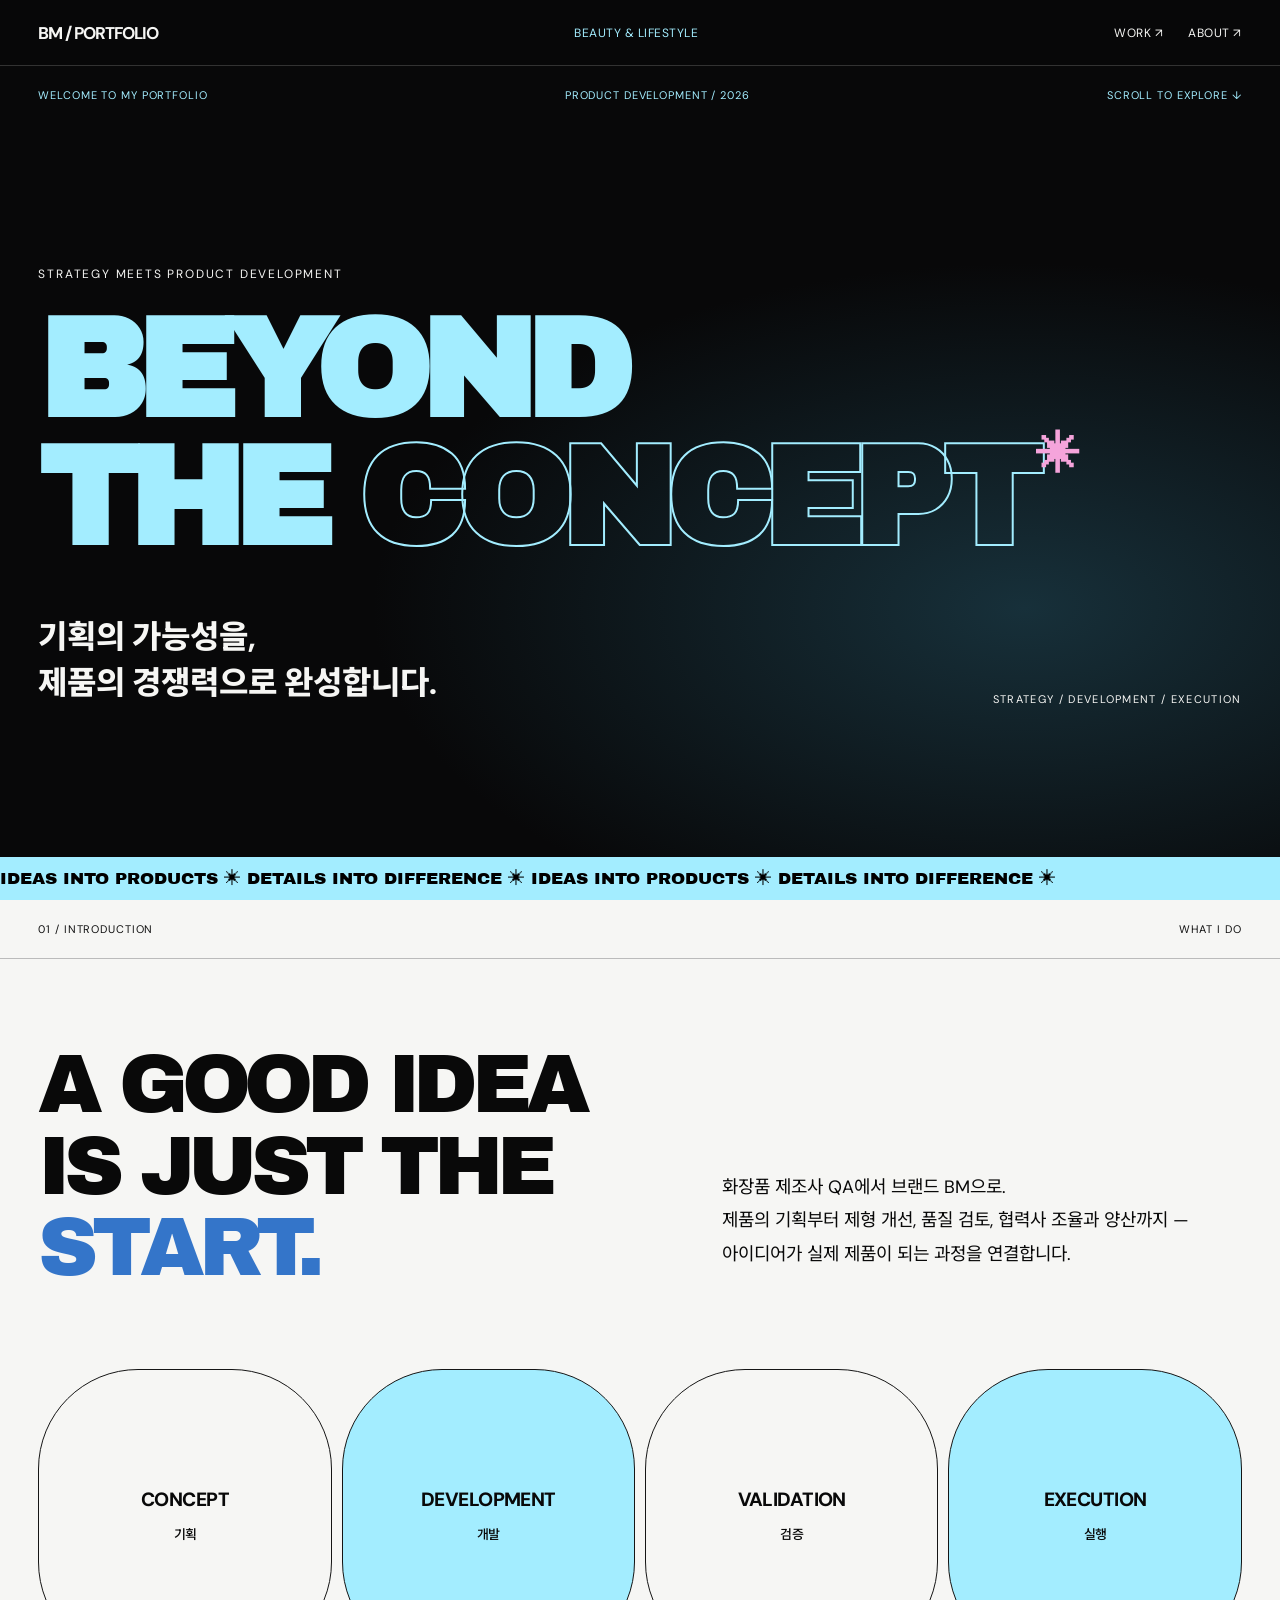
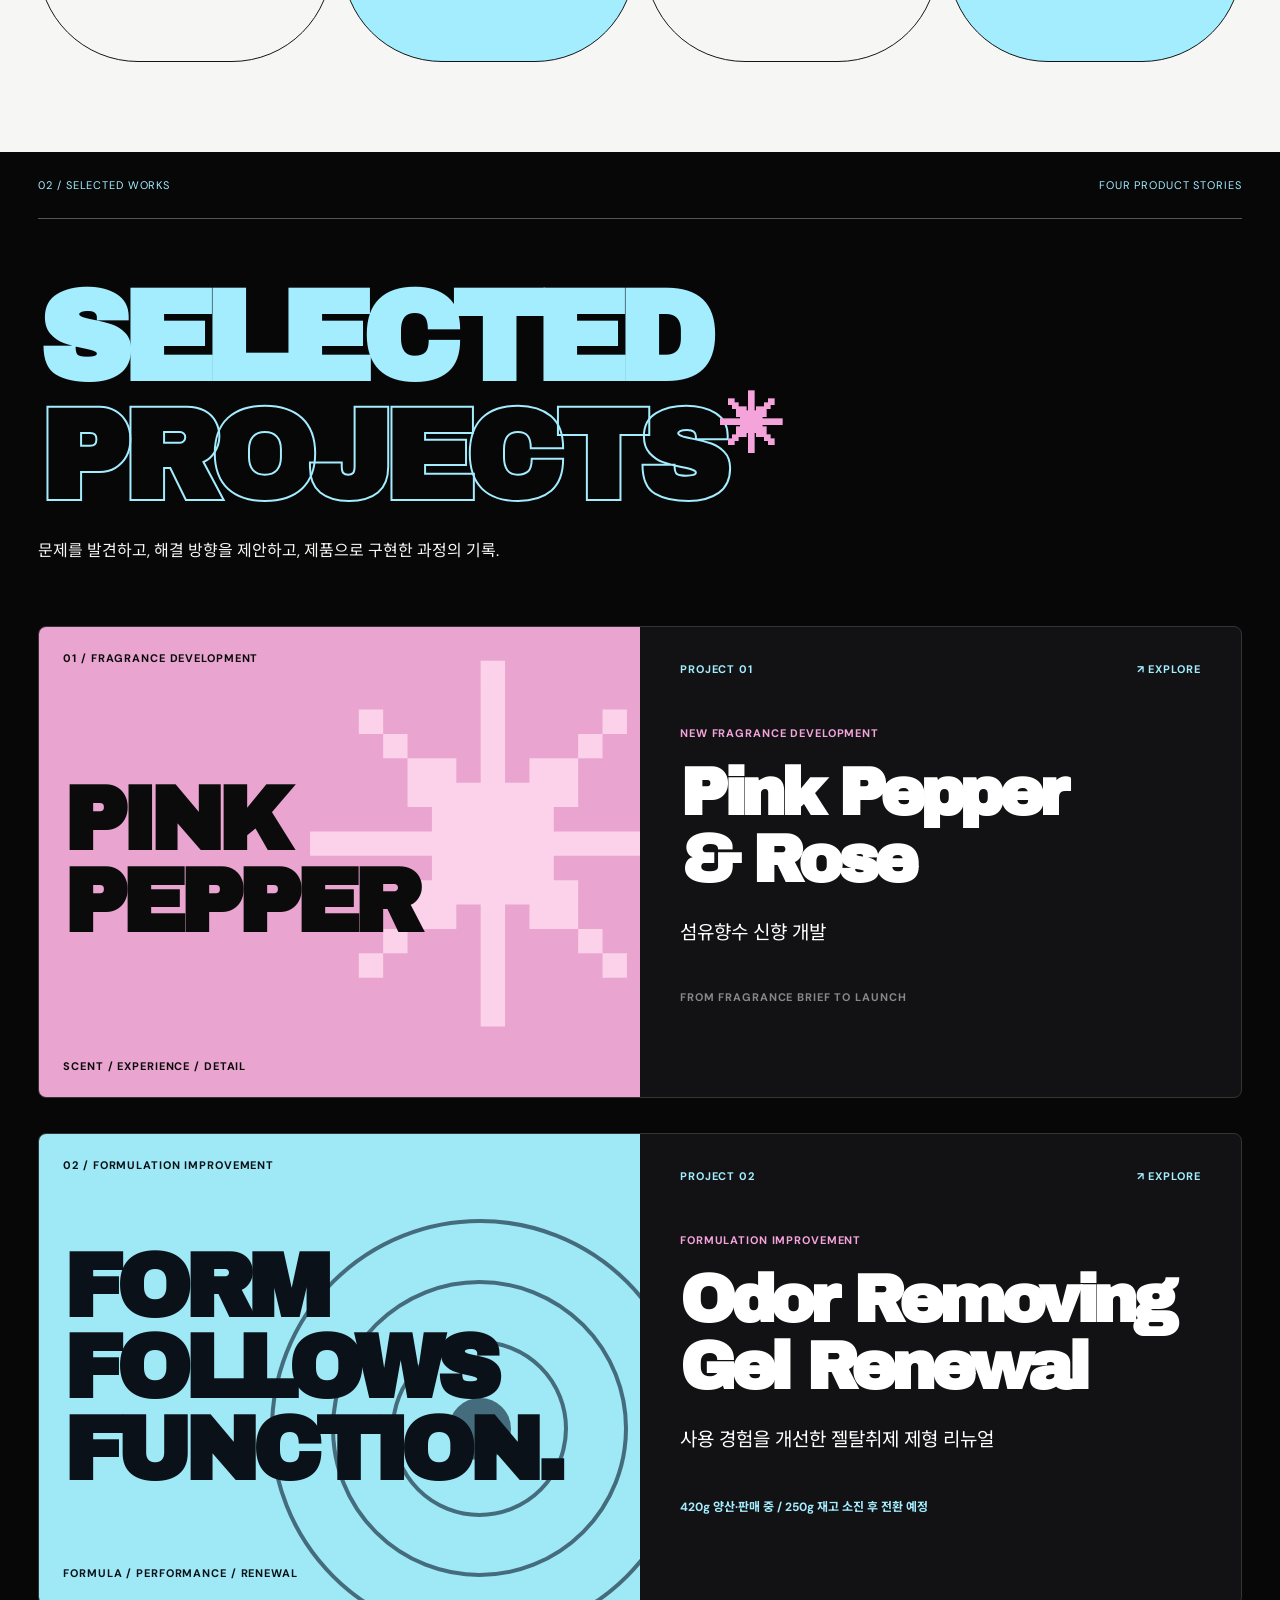
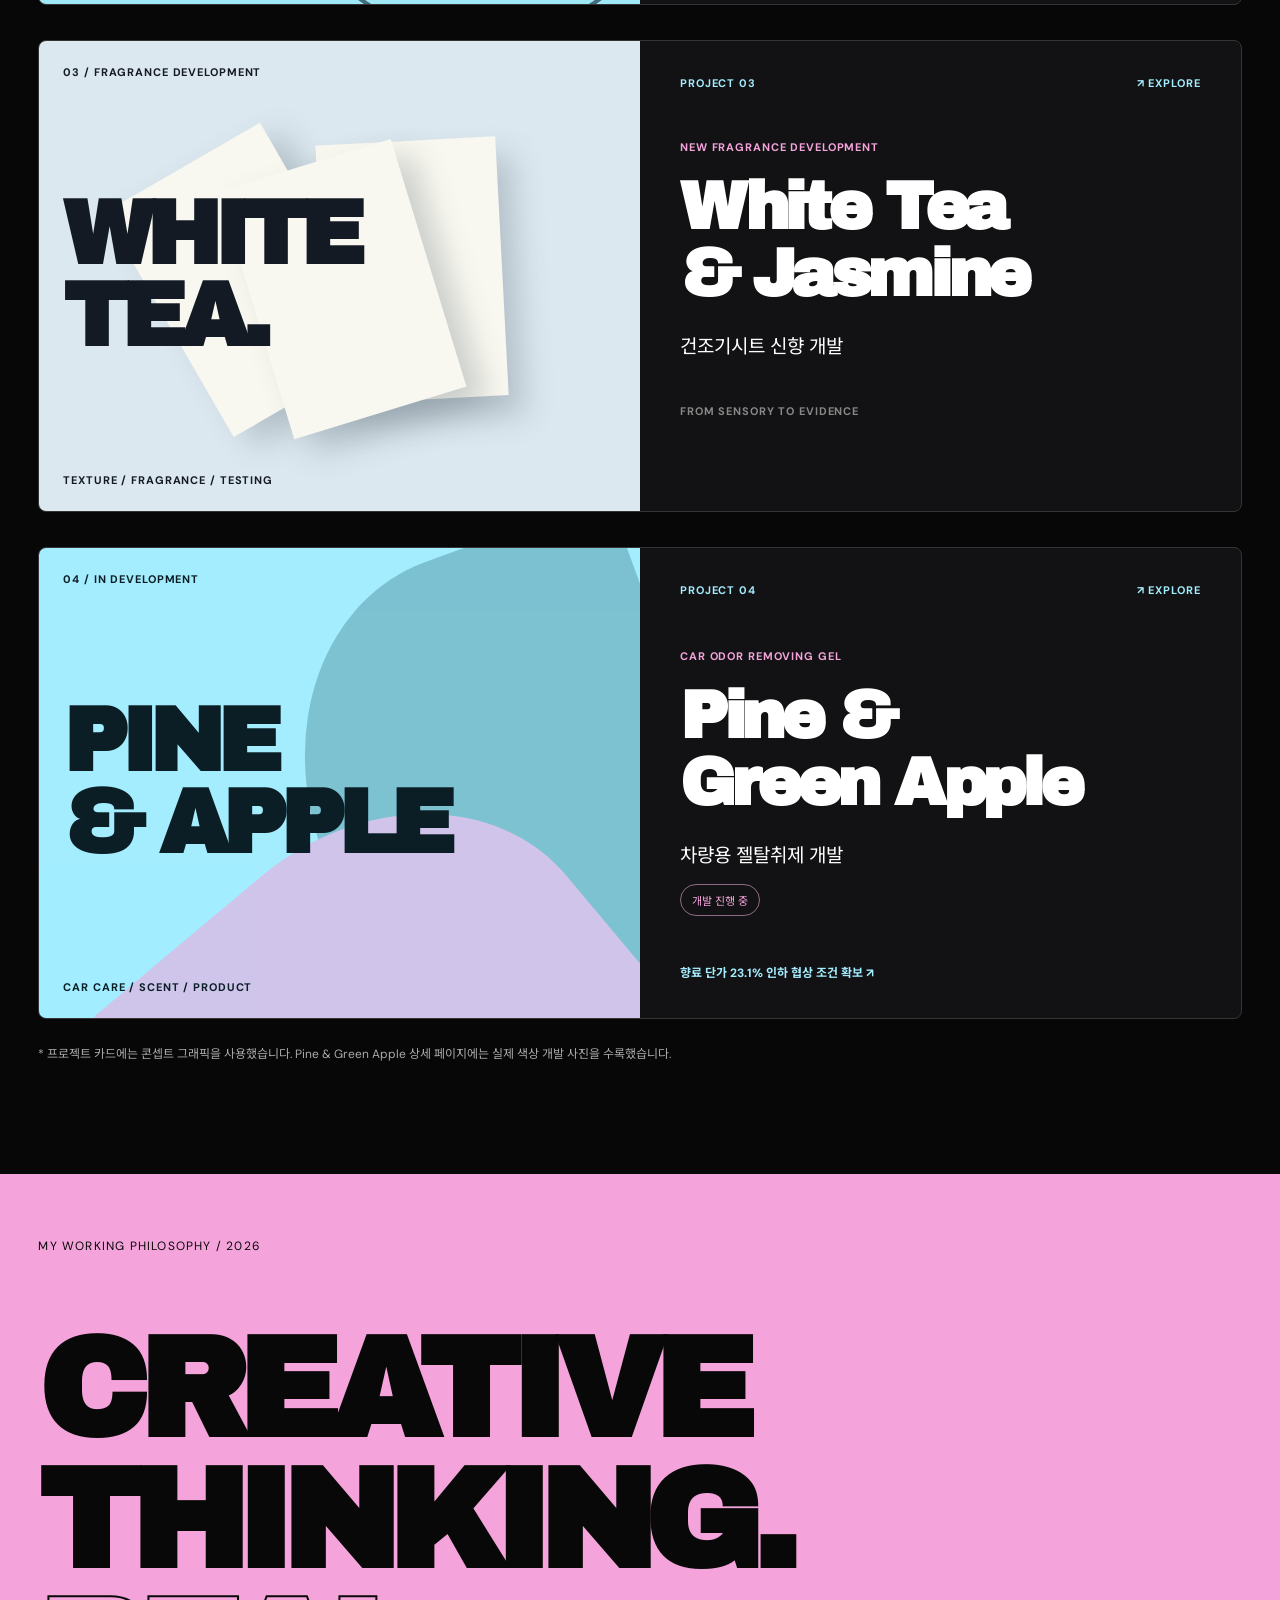
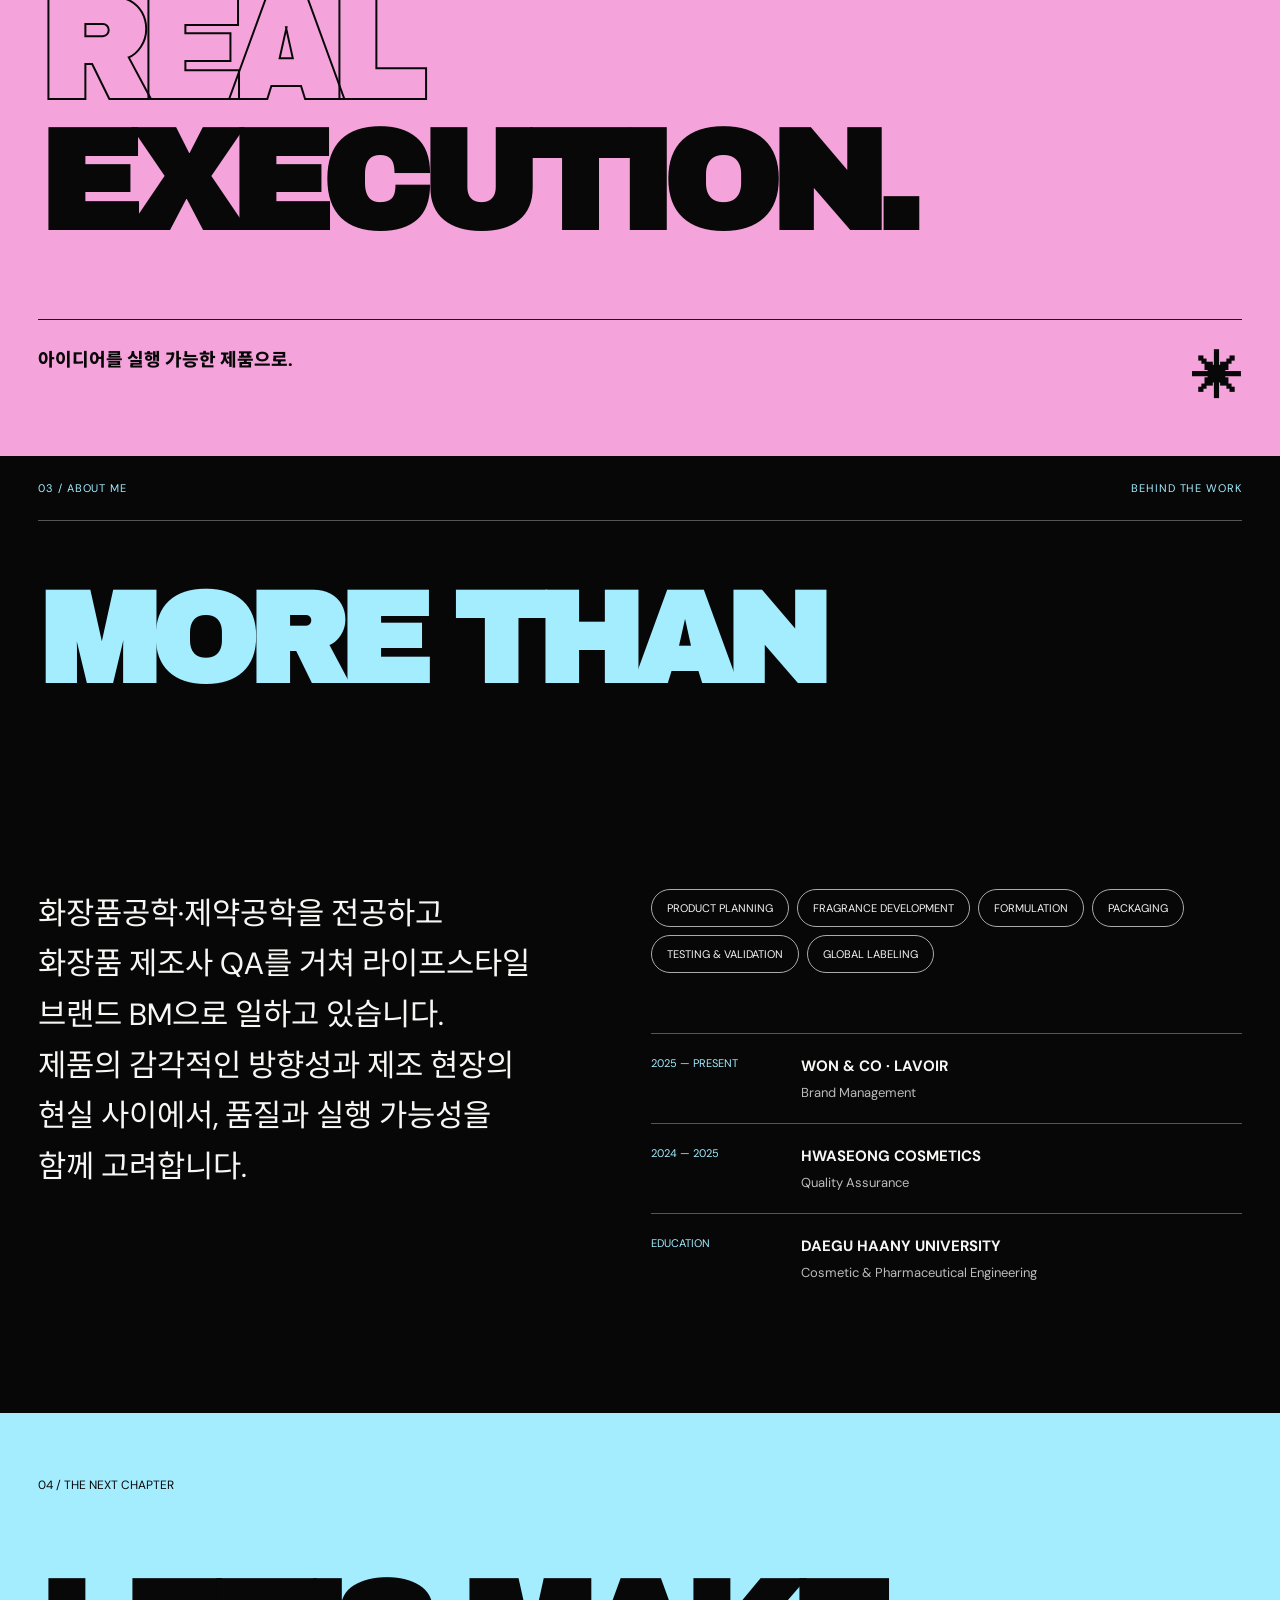
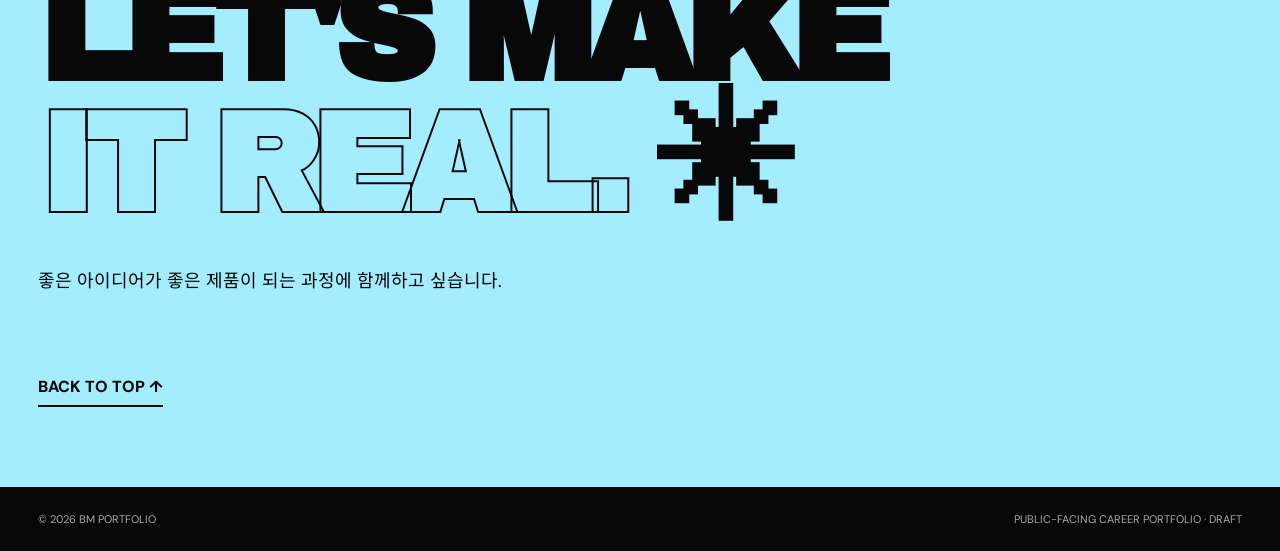
<file: index.html>
<!doctype html><html lang="ko"><head><meta charset="utf-8"><meta name="viewport" content="width=device-width,initial-scale=1"><meta name="theme-color" content="#050505"><meta name="description" content="기획의 가능성을, 제품의 경쟁력으로 완성합니다. Beauty & Lifestyle Brand Management Portfolio."><title>BEYOND THE CONCEPT — BM PORTFOLIO</title><link rel="stylesheet" href="style.css"></head><body>
<a class="skip-link" href="#main">본문 바로가기</a>
<div class="progress" id="progress"></div><header class="topbar" id="top"><a class="logo" href="#top">BM / <b>PORTFOLIO</b></a><span>BEAUTY & LIFESTYLE</span><nav><a href="#work">WORK ↗</a><a href="#about">ABOUT ↗</a></nav></header>
<main id="main"><section class="hero"><div class="hero-meta"><span>WELCOME TO MY PORTFOLIO</span><span>PRODUCT DEVELOPMENT / 2026</span><span>SCROLL TO EXPLORE ↓</span></div><div class="hero-center"><div class="hero-kicker">STRATEGY MEETS PRODUCT DEVELOPMENT</div><h1 class="beyond-title">BEYOND<br>THE <i>CONCEPT</i><span class="star" aria-hidden="true">✳</span></h1><div class="hero-bottom"><p>기획의 가능성을,<br>제품의 경쟁력으로 완성합니다.</p><span>STRATEGY / DEVELOPMENT / EXECUTION</span></div></div><div class="hero-ticker"><div>IDEAS INTO PRODUCTS ✳ DETAILS INTO DIFFERENCE ✳ IDEAS INTO PRODUCTS ✳ DETAILS INTO DIFFERENCE ✳ </div></div></section>
<section class="intro"><div class="intro-top"><span>01 / INTRODUCTION</span><span>WHAT I DO</span></div><div class="intro-content"><p class="intro-lead">A GOOD IDEA<br>IS JUST THE <em>START.</em></p><p class="intro-copy">화장품 제조사 QA에서 브랜드 BM으로.<br>제품의 기획부터 제형 개선, 품질 검토, 협력사 조율과 양산까지 — 아이디어가 실제 제품이 되는 과정을 연결합니다.</p></div><div class="intro-process"><span>CONCEPT <b>기획</b></span><span>DEVELOPMENT <b>개발</b></span><span>VALIDATION <b>검증</b></span><span>EXECUTION <b>실행</b></span></div></section>
<section class="work" id="work"><div class="section-label"><span>02 / SELECTED WORKS</span><span>FOUR PRODUCT STORIES</span></div><h2>SELECTED<br><em>PROJECTS</em><span>✳</span></h2><p class="work-caption">문제를 발견하고, 해결 방향을 제안하고, 제품으로 구현한 과정의 기록.</p><div class="projects">
<button class="project project-one" data-project="pink"><div class="project-visual visual-pink"><span class="visual-top">01 / FRAGRANCE DEVELOPMENT</span><div class="flower-shape">✳</div><strong>PINK<br>PEPPER</strong><span class="visual-foot">SCENT / EXPERIENCE / DETAIL</span></div><div class="project-text"><div class="project-text-top"><span>PROJECT 01</span><span>↗ EXPLORE</span></div><div><span class="project-type">NEW FRAGRANCE DEVELOPMENT</span><h3>Pink Pepper<br>& Rose</h3><p>섬유향수 신향 개발</p></div><span class="project-end">FROM FRAGRANCE BRIEF TO LAUNCH</span></div></button>
<button class="project project-two" data-project="gel"><div class="project-visual visual-gel"><span class="visual-top">02 / FORMULATION IMPROVEMENT</span><div class="gel-shape" aria-hidden="true"><div></div><div></div><div></div></div><strong>FORM<br>FOLLOWS<br>FUNCTION.</strong><span class="visual-foot">FORMULA / PERFORMANCE / RENEWAL</span></div><div class="project-text"><div class="project-text-top"><span>PROJECT 02</span><span>↗ EXPLORE</span></div><div><span class="project-type">FORMULATION IMPROVEMENT</span><h3>Odor Removing<br>Gel Renewal</h3><p>사용 경험을 개선한 젤탈취제 제형 리뉴얼</p></div><span class="project-end gel-card-outcome">420g 양산·판매 중 / 250g 재고 소진 후 전환 예정</span></div></button>
<button class="project project-three" data-project="white"><div class="project-visual visual-white"><span class="visual-top">03 / FRAGRANCE DEVELOPMENT</span><div class="paper-shape"><i></i><i></i><i></i></div><strong>WHITE<br>TEA.</strong><span class="visual-foot">TEXTURE / FRAGRANCE / TESTING</span></div><div class="project-text"><div class="project-text-top"><span>PROJECT 03</span><span>↗ EXPLORE</span></div><div><span class="project-type">NEW FRAGRANCE DEVELOPMENT</span><h3>White Tea<br>& Jasmine</h3><p>건조기시트 신향 개발</p></div><span class="project-end">FROM SENSORY TO EVIDENCE</span></div></button>
<a class="project project-four" href="pine-green-apple.html" aria-label="Pine & Green Apple 차량용 젤탈취제 개발 상세 보기"><div class="project-visual visual-pine"><span class="visual-top">04 / IN DEVELOPMENT</span><div class="pine-shape" aria-hidden="true"><i></i><i></i></div><strong>PINE<br>& APPLE</strong><span class="visual-foot">CAR CARE / SCENT / PRODUCT</span></div><div class="project-text"><div class="project-text-top"><span>PROJECT 04</span><span>↗ EXPLORE</span></div><div><span class="project-type">CAR ODOR REMOVING GEL</span><h3>Pine &<br>Green Apple</h3><p>차량용 젤탈취제 개발</p><span class="project-status">개발 진행 중</span></div><span class="project-end pine-card-outcome">향료 단가 23.1% 인하 협상 조건 확보 ↗</span></div></a>
</div><p class="disclaimer">* 프로젝트 카드에는 콘셉트 그래픽을 사용했습니다. Pine & Green Apple 상세 페이지에는 실제 색상 개발 사진을 수록했습니다.</p></section>
<section class="statement"><span>MY WORKING PHILOSOPHY / 2026</span><p>CREATIVE<br>THINKING.<br><em>REAL</em> EXECUTION.</p><div class="statement-bottom"><span>아이디어를 실행 가능한 제품으로.</span><span>✳</span></div></section>
<section class="about" id="about"><div class="section-label"><span>03 / ABOUT ME</span><span>BEHIND THE WORK</span></div><h2>MORE THAN<br><em>AN IDEA.</em></h2><div class="about-grid"><p>화장품공학·제약공학을 전공하고 화장품 제조사 QA를 거쳐 라이프스타일 브랜드 BM으로 일하고 있습니다. 제품의 감각적인 방향성과 제조 현장의 현실 사이에서, 품질과 실행 가능성을 함께 고려합니다.</p><div><div class="skills"><span>PRODUCT PLANNING</span><span>FRAGRANCE DEVELOPMENT</span><span>FORMULATION</span><span>PACKAGING</span><span>TESTING & VALIDATION</span><span>GLOBAL LABELING</span></div><div class="career"><div><small>2025 — PRESENT</small><b>WON & CO · LAVOIR</b><span>Brand Management</span></div><div><small>2024 — 2025</small><b>HWASEONG COSMETICS</b><span>Quality Assurance</span></div><div><small>EDUCATION</small><b>DAEGU HAANY UNIVERSITY</b><span>Cosmetic & Pharmaceutical Engineering</span></div></div></div></div></section>
<section class="closing" id="contact"><span>04 / THE NEXT CHAPTER</span><h2>LET'S MAKE<br><em>IT REAL.</em> ✳</h2><p>좋은 아이디어가 좋은 제품이 되는 과정에 함께하고 싶습니다.</p><a href="#top">BACK TO TOP ↑</a></section></main><footer><span>© 2026 BM PORTFOLIO</span><span>PUBLIC-FACING CAREER PORTFOLIO · DRAFT</span></footer>
<dialog id="projectDialog" class="dialog" aria-labelledby="dialogTitle"><div class="dialog-inner"><div class="dialog-top"><span id="dialogIndex">PROJECT / 01</span><button class="close-btn" id="closeDialog" aria-label="닫기">CLOSE ✕</button></div><div class="dialog-hero"><span id="dialogCategory"></span><h2 id="dialogTitle"></h2><p id="dialogSubtitle"></p></div><div class="dialog-content"><article id="gelRenewalContent" class="gel-renewal" aria-label="젤탈취제 제형 리뉴얼 상세" hidden>
  <div class="formula-transition" aria-label="카라기난에서 젤란검으로 제형 변경">
    <div class="formula-before"><span class="kicker">BEFORE</span><h3>Carrageenan</h3><p>카라기난 기반 제형</p></div>
    <span class="formula-arrow" aria-hidden="true">↗</span>
    <div class="formula-after"><span class="kicker">AFTER</span><h3>Gellan Gum</h3><p>젤란검 기반 제형</p></div>
  </div>
  <section class="renewal-section" aria-labelledby="renewalBackground">
    <span class="renewal-number" aria-hidden="true">01</span><div><h3 id="renewalBackground" class="kicker">BACKGROUND <span>/ 문제 발견</span></h3>
    <p>기존 젤탈취제의 약한 발향력과 내용물 감소에 따른 외관 변화를 개선 과제로 설정했습니다. 제품을 처음 개봉했을 때뿐 아니라 사용하는 동안의 만족도까지 고려했습니다.</p></div>
  </section>
  <section class="renewal-section" aria-labelledby="renewalAction">
    <span class="renewal-number" aria-hidden="true">02</span><div><h3 id="renewalAction" class="kicker">ACTION <span>/ 제형 개선 주도</span></h3>
    <p>기존 카라기난 기반 제형에서 젤란검 기반 제형으로 변경하는 방향을 제안하고, 제조사와 개선 개발을 진행했습니다. 발향력과 사용 중 외관 완성도를 함께 개선하는 것을 목표로 했습니다.</p></div>
  </section>
  <section class="renewal-section" aria-labelledby="renewalResult">
    <span class="renewal-number" aria-hidden="true">03</span><div><h3 id="renewalResult" class="kicker">RESULT <span>/ 양산 적용 및 고객 반응 개선</span></h3>
    <dl class="renewal-statuses">
      <div><dt>420<span>g</span></dt><dd><strong>양산 완료 · 판매 중</strong><span>개선 제형 적용 완료</span></dd></div>
      <div><dt>250<span>g</span></dt><dd><strong>개선 제형 전환 예정</strong><span>기존 재고 소진 후 전환</span></dd></div>
    </dl>
    <div class="renewal-review" aria-describedby="renewalEvidenceNote">
      <span class="kicker">CUSTOMER RESPONSE</span>
      <p class="review-context">개선 제품 판매 이후</p>
      <p class="review-metric"><strong>80<span>%</span></strong><b>증가</b></p>
      <p class="review-description">발향력과 사용감에 대한<br>긍정적인 구매 후기</p>
    </div>
    <!-- 80%는 사용자가 최종 문서에서 직접 수정한 수치로 그대로 반영함. 공개 전 비교 기간, 대상, 집계 기준 및 공개 가능한 근거 자료 확인 필요. -->
    <p id="renewalEvidenceNote" class="renewal-evidence-note">※ 80%는 작성자 제공 수치입니다. 공개 전 비교 기간·대상·집계 기준과 공개 가능한 근거 자료를 확인해야 합니다.</p>
    </div>
  </section>
  <section class="renewal-takeaway" aria-labelledby="renewalTakeaway">
    <h3 id="renewalTakeaway" class="kicker">KEY TAKEAWAY</h3>
    <p>제품의 사용 과정에서 발견한 문제를 개선 과제로 구체화하고, 제형 변경부터 양산 적용, 고객 반응 확인까지 연결했습니다.</p>
    <ol class="renewal-steps" aria-label="프로젝트 진행 흐름"><li>문제 발견</li><li>제형 변경</li><li>양산 적용</li><li>고객 반응 확인</li></ol>
  </section>
</article><div id="standardProjectContent" class="standard-project-content"><div><span class="kicker">OVERVIEW</span><p id="dialogOverview"></p></div><div><span class="kicker">CHALLENGE / 해결 과제</span><p id="dialogChallenge"></p></div><div><span class="kicker">MY CONTRIBUTION / 담당 역할</span><ul id="dialogContributions"></ul></div><div><span class="kicker">DECISION & OUTCOME / 판단과 결과</span><p id="dialogOutcome"></p></div></div><div class="dialog-foot"><span id="dialogFootnote">공개 가능한 범위로 정리한 사례이며 일부 수치는 비공개</span><button id="nextProject" type="button">NEXT PROJECT ↗</button></div></div></div></dialog><script src="script.js"></script></body></html>
</file>
<file: style.css>
@import url('https://fonts.googleapis.com/css2?family=Archivo+Black&family=DM+Sans:wght@400;500;600;700;800&family=Noto+Sans+KR:wght@400;500;600;700;800&display=swap');
:root{--black:#070708;--blue:#a3edff;--pink:#f5a4db;--white:#f6f6f4}*{box-sizing:border-box}html{scroll-behavior:smooth}body{margin:0;background:var(--black);color:var(--white);font-family:'DM Sans','Noto Sans KR',sans-serif}a{color:inherit;text-decoration:none}button{font:inherit}::selection{background:var(--pink);color:#000}.progress{position:fixed;top:0;left:0;height:3px;background:var(--blue);z-index:99;width:0}.topbar{height:66px;display:flex;align-items:center;justify-content:space-between;padding:0 3%;border-bottom:1px solid #323232;font-size:12px;letter-spacing:.04em;position:relative;z-index:2}.logo{font-size:17px;font-weight:800;letter-spacing:-.06em}.topbar>span{color:var(--blue)}.topbar nav{display:flex;gap:25px}.topbar nav a:hover{color:var(--blue)}.hero{min-height:calc(100vh - 66px);display:flex;flex-direction:column;justify-content:space-between;overflow:hidden;background:radial-gradient(ellipse at 80% 65%,#17303a 0%,transparent 45%),#080809}.hero-meta,.section-label,.intro-top{display:flex;justify-content:space-between;gap:20px;padding:22px 3%;font-size:11px;letter-spacing:.08em;color:var(--blue)}.hero-center{padding:4vh 3% 5vh}.hero-kicker{font-size:12px;margin-bottom:25px;letter-spacing:.15em}.hero h1,.work h2,.about h2,.closing h2,.statement p{font-family:'Archivo Black','Noto Sans KR',sans-serif;font-weight:900;letter-spacing:-.075em;line-height:.93;margin:0}.hero h1{font-size:clamp(65px,12vw,205px);color:var(--blue)}.hero h1 i,.work h2 em,.about h2 em,.closing h2 em,.statement p em{font-style:normal;color:transparent;-webkit-text-stroke:2px currentColor}.hero h1 i{color:transparent;-webkit-text-stroke:2px var(--blue)}.star{font-size:.38em;vertical-align:top;margin-left:1vw;color:var(--pink)}.hero-bottom{display:flex;justify-content:space-between;align-items:end;gap:20px;margin-top:50px}.hero-bottom p{font-size:clamp(17px,2.5vw,34px);font-weight:800;line-height:1.45;margin:0}.hero-bottom>span{font-size:11px;letter-spacing:.12em}.hero-ticker{background:var(--blue);color:#000;overflow:hidden;white-space:nowrap;font-family:'Archivo Black',sans-serif;font-size:17px;padding:12px 0}.hero-ticker div{width:max-content;animation:marquee 22s linear infinite}@keyframes marquee{to{transform:translateX(-45%)}}.intro{background:var(--white);color:#090909;padding-bottom:90px}.intro-top{color:#111;border-bottom:1px solid #bbb}.intro-content{display:grid;grid-template-columns:1.2fr 1fr;gap:5%;padding:85px 3% 80px;align-items:end}.intro-lead{font-family:'Archivo Black',sans-serif;font-size:clamp(35px,6.5vw,105px);letter-spacing:-.075em;line-height:.98;margin:0}.intro-lead em{color:#3475c9;font-style:normal}.intro-copy{font-size:clamp(14px,1.4vw,20px);line-height:1.85;word-break:keep-all}.intro-process{display:grid;grid-template-columns:repeat(4,1fr);padding:0 3%;gap:10px}.intro-process span{border:1px solid #151515;border-radius:100px;aspect-ratio:1;display:flex;flex-direction:column;align-items:center;justify-content:center;font-size:clamp(11px,1.5vw,21px);font-weight:800;letter-spacing:-.03em}.intro-process span:nth-child(even){background:var(--blue)}.intro-process b{font-size:13px;font-weight:500;margin-top:12px}.work{padding:0 3% 100px}.work .section-label{padding:26px 0;border-bottom:1px solid #555}.work h2,.about h2{font-size:clamp(65px,10vw,160px);color:var(--blue);margin:60px 0 20px}.work h2 em{color:transparent;-webkit-text-stroke:2px var(--blue)}.work h2>span{color:var(--pink);font-size:.5em;vertical-align:top}.work-caption{margin:0 0 65px;font-size:16px}.projects{display:grid;gap:35px}.project{display:grid;grid-template-columns:1fr 1fr;width:100%;min-height:470px;text-align:left;background:#121214;color:#fff;border:1px solid #343434;border-radius:8px;overflow:hidden;padding:0;cursor:pointer;transition:transform .3s,border-color .3s}.project:hover{transform:translateY(-5px);border-color:var(--blue)}.project-visual{min-height:470px;position:relative;overflow:hidden;display:flex;flex-direction:column;justify-content:space-between;padding:24px}.visual-top,.visual-foot,.project-text-top,.project-type,.project-end{font-size:11px;letter-spacing:.08em;font-weight:700;position:relative;z-index:1}.project-visual strong{font-family:'Archivo Black',sans-serif;font-size:clamp(45px,7vw,110px);letter-spacing:-.08em;line-height:.91;position:relative;z-index:1}.visual-pink{background:#e9a5d0;color:#0b0b0b}.flower-shape{position:absolute;font-size:390px;color:#fbd2e9;top:10%;right:-10%;line-height:1}.visual-gel{background:#9fe8f6;color:#0a1118}.gel-shape{position:absolute;right:-50px;top:18%;width:70%;aspect-ratio:1;border:4px solid #142a3b;border-radius:50%;display:grid;place-items:center;opacity:.65}.gel-shape div{position:absolute;width:72%;height:72%;border:4px solid #142a3b;border-radius:50%}.gel-shape div:nth-child(2){width:43%;height:43%}.gel-shape div:nth-child(3){width:15%;height:15%;background:#142a3b}.visual-white{background:#dce8ef;color:#131a23}.paper-shape{position:absolute;inset:0;display:grid;place-items:center;transform:rotate(-15deg)}.paper-shape i{position:absolute;width:30%;height:55%;background:#f9f8f0;box-shadow:15px 20px 30px #41515b40}.paper-shape i:nth-child(1){transform:translate(-50%,-8%) rotate(-15deg)}.paper-shape i:nth-child(2){transform:translate(40%,5%) rotate(12deg)}.paper-shape i:nth-child(3){transform:translate(0,5%) rotate(-2deg)}.visual-pine{background:#b5e8b7;color:#092d1d}.pine-shape{position:absolute;right:-10%;top:0;width:65%;height:100%;opacity:.4;transform:rotate(-20deg)}.pine-shape i{display:block;width:100%;height:100%;border-radius:50% 5% 50% 5%;background:#4a9965;position:absolute}.pine-shape i:nth-child(2){transform:translate(-50%,40%) rotate(70deg);background:#d6f0a0}.project-text{padding:35px 40px;display:flex;flex-direction:column;justify-content:space-between;gap:45px}.project-text-top{display:flex;justify-content:space-between;color:var(--blue)}.project-type{color:var(--pink)}.project-text h3{font-family:'Archivo Black',sans-serif;font-size:clamp(40px,5.2vw,84px);line-height:1;letter-spacing:-.065em;margin:18px 0 24px}.project-text p{font-size:19px;margin:0}.project-end{color:#888}.disclaimer{font-size:12px;color:#aaa;margin-top:25px}.statement{background:var(--pink);color:#080808;padding:60px 3% 45px}.statement>span{font-size:12px;letter-spacing:.1em}.statement p{font-size:clamp(55px,11vw,180px);margin:70px 0}.statement p em{color:transparent;-webkit-text-stroke:2px #080808}.statement-bottom{border-top:1px solid #111;padding-top:25px;display:flex;justify-content:space-between;font-weight:800;font-size:18px}.statement-bottom span:last-child{font-size:50px}.about{padding:0 3% 110px}.about .section-label{padding:25px 0;border-bottom:1px solid #555}.about h2{margin-bottom:70px}.about-grid{display:grid;grid-template-columns:1fr 1.2fr;gap:10%}.about-grid>p{font-size:clamp(19px,2.4vw,32px);line-height:1.65;word-break:keep-all;margin:0}.skills{display:flex;flex-wrap:wrap;gap:8px;margin-bottom:60px}.skills span{border:1px solid #aaa;border-radius:100px;padding:11px 15px;font-size:11px}.career>div{display:grid;grid-template-columns:130px 1fr;gap:8px 20px;padding:22px 0;border-top:1px solid #555}.career small{font-size:11px;color:var(--blue)}.career b{font-size:15px}.career span{grid-column:2;font-size:13px;color:#bbb}.closing{padding:60px 3% 80px;background:var(--blue);color:#080808}.closing>span{font-size:12px}.closing h2{font-size:clamp(60px,11vw,170px);margin:75px 0 35px}.closing h2 em{color:transparent;-webkit-text-stroke:2px #080808}.closing p{font-size:18px}.closing a{display:inline-block;margin-top:65px;border-bottom:2px solid #080808;padding-bottom:8px;font-weight:800}footer{padding:25px 3%;display:flex;justify-content:space-between;font-size:11px;color:#aaa}.dialog{max-width:900px;width:calc(100% - 24px);max-height:90vh;border:1px solid #444;background:#101013;color:#fff;padding:0;border-radius:8px}.dialog::backdrop{background:#000c;backdrop-filter:blur(8px)}.dialog-inner{padding:35px}.dialog-top{display:flex;justify-content:space-between;align-items:center;color:var(--blue);font-size:12px}.close-btn,.dialog-foot button{background:var(--blue);color:#000;border:0;padding:13px 18px;font-weight:800;cursor:pointer}.dialog-hero{padding:65px 0 45px;border-bottom:1px solid #555}.dialog-hero>span,.kicker{font-size:11px;letter-spacing:.1em;color:var(--pink);font-weight:800}.dialog-hero h2{font-family:'Archivo Black',sans-serif;font-size:clamp(36px,7vw,80px);line-height:1;letter-spacing:-.07em;margin:18px 0}.dialog-hero p{font-size:20px}.dialog-content{display:grid;gap:30px;padding:35px 0}.dialog-content p,.dialog-content li{line-height:1.8;word-break:keep-all}.dialog-content ul{padding-left:22px}.dialog-foot{border-top:1px solid #555;padding-top:25px;display:flex;justify-content:space-between;align-items:center;gap:20px;font-size:12px;color:#aaa}@media(max-width:760px){.topbar{height:58px}.topbar>span{display:none}.hero{min-height:75vh}.hero-meta span:nth-child(2){display:none}.hero h1{font-size:clamp(50px,12.5vw,95px)}.hero h1 i{-webkit-text-stroke:1px var(--blue)}.hero-bottom{align-items:start;flex-direction:column}.intro-content,.about-grid{grid-template-columns:1fr;gap:30px}.intro-content{padding:55px 3%}.intro-process{grid-template-columns:repeat(2,1fr)}.intro-process span{max-width:230px;width:100%;margin:auto}.project{grid-template-columns:1fr}.project-visual{min-height:330px}.project-text{min-height:320px;padding:26px}.project-text h3{font-size:clamp(42px,10vw,68px)}.career>div{grid-template-columns:100px 1fr}.statement p{margin:45px 0}.dialog-inner{padding:22px}.dialog-foot{flex-direction:column;align-items:start}footer{gap:20px;flex-wrap:wrap}}
@media(prefers-reduced-motion:reduce){*,*:before,*:after{animation:none!important;scroll-behavior:auto!important;transition:none!important}}

/* Portfolio update: accessible navigation and in-progress project framing. */
.skip-link{position:fixed;left:16px;top:-80px;z-index:200;padding:14px 20px;background:var(--blue);color:var(--black);font-weight:700}
.skip-link:focus{top:12px}
:focus-visible{outline:3px solid var(--pink);outline-offset:5px}
body.modal-open{overflow:hidden}
.hero h1.beyond-title{font-size:clamp(55px,10.8vw,178px)}
.beyond-title .star{font-size:.32em;margin-left:.1em}
.project-status{display:inline-block;width:fit-content;border:1px solid #8e6b84;border-radius:30px;color:var(--pink);font-size:11px;padding:7px 11px;margin-top:16px}
.project-end.pine-card-outcome{color:var(--blue);font-size:12px;line-height:1.6;letter-spacing:0}
.visual-pine{background:var(--blue);color:#0b1e25}
.pine-shape{opacity:.55}
.pine-shape i{background:#5d9fac}
.pine-shape i:nth-child(2){background:var(--pink)}
.project-text{min-width:0}
@media(max-width:760px){.hero h1.beyond-title{font-size:10.5vw}.hero-center{padding-top:8vh;padding-bottom:7vh}.hero-bottom{margin-top:32px}.hero-bottom p{font-size:clamp(18px,4.6vw,30px)}.hero-bottom>span{font-size:9px}.project-end.pine-card-outcome{font-size:11px}}
@media(max-width:760px){.work h2{font-size:clamp(44px,10.5vw,78px)}}
@media(max-width:760px){.statement p{font-size:clamp(40px,11vw,85px)}}


/* Odor Removing Gel Renewal — final project copy, November 2026. */
[hidden]{display:none!important}
.standard-project-content{display:grid;gap:30px}
.gel-card-outcome{color:var(--blue);letter-spacing:0;line-height:1.7;font-size:12px}
.gel-project .dialog-hero h2{color:var(--blue);font-size:clamp(35px,6.5vw,70px);line-height:.99}
.gel-project .dialog-hero>span,.gel-renewal .kicker{color:var(--blue)}
.gel-project .dialog-hero p{line-height:1.65;word-break:keep-all}
.gel-renewal{min-width:0}
.formula-transition{display:grid;grid-template-columns:1fr auto 1fr;align-items:center;gap:22px;padding:4px 0 38px}
.formula-transition h3{font-family:'Archivo Black',sans-serif;font-size:clamp(22px,4vw,36px);letter-spacing:-.06em;margin:15px 0 8px}
.formula-transition p{margin:0;color:#bfc3c8;font-size:14px}
.formula-before{color:#bfc3c8}
.formula-before .kicker{color:#bfc3c8}
.formula-after{color:var(--blue)}
.formula-arrow{font-size:35px;color:var(--blue)}
.renewal-section{display:grid;grid-template-columns:44px minmax(0,1fr);gap:20px;border-top:1px solid #3a3d42;padding:30px 0}
.renewal-number{color:#a6aab0;font-size:12px;padding-top:2px}
.renewal-section h3,.renewal-takeaway h3{margin:0;font-size:12px;line-height:1.6}
.renewal-section .kicker span{font-weight:500;letter-spacing:0;color:#bfc3c8}
.renewal-section p{margin:14px 0 0;color:#e3e5e8;font-size:15px}
.renewal-statuses{display:grid;grid-template-columns:1fr 1fr;gap:24px;margin:26px 0 30px}
.renewal-statuses>div{border-bottom:1px solid #3a3d42;padding-bottom:23px}
.renewal-statuses dt{font-family:'Archivo Black',sans-serif;font-size:clamp(38px,6vw,55px);letter-spacing:-.06em;color:var(--blue)}
.renewal-statuses dt span{font-size:.42em;margin-left:3px}
.renewal-statuses dd{margin:10px 0 0;display:grid;gap:8px;font-size:14px;line-height:1.6;word-break:keep-all}
.renewal-statuses dd>span{font-size:12px;color:#bfc3c8}
.renewal-review{padding:28px 30px;background:var(--blue);color:var(--black)}
.renewal-review .kicker{color:#1c4550}
.renewal-review p{color:var(--black)}
.renewal-review .review-context{font-size:13px;margin:22px 0 10px}
.renewal-review .review-metric{display:flex;align-items:baseline;gap:14px;margin:0;line-height:1.1;word-break:normal}
.review-metric strong{font-family:'Archivo Black',sans-serif;font-size:clamp(74px,13vw,112px);letter-spacing:-.08em}
.review-metric strong span{font-size:.5em;margin-left:5px}
.review-metric>b{font-size:20px}
.renewal-review .review-description{font-size:18px;line-height:1.65;font-weight:700;margin-top:18px}
.renewal-section .renewal-evidence-note{font-size:12px;line-height:1.8;color:#bfc3c8;margin-top:14px}
.renewal-takeaway{padding:30px 0 2px;border-top:1px solid #3a3d42}
.renewal-takeaway>p{font-size:20px;line-height:1.8;margin:20px 0 28px;color:var(--white)}
.renewal-steps{list-style:none;padding:0!important;margin:0;display:grid;grid-template-columns:repeat(4,minmax(0,1fr));gap:10px}
.renewal-steps li{position:relative;padding-top:12px;border-top:2px solid var(--blue);font-size:12px;color:var(--blue)}
.renewal-steps li:not(:last-child)::after{content:'→';float:right;color:#bfc3c8}
@media(max-width:520px){
  .gel-project .dialog-hero{padding-top:40px;padding-bottom:26px}
  .gel-project .dialog-hero p{font-size:17px}
  .formula-transition{gap:12px;padding-bottom:28px}
  .formula-transition h3{font-size:22px}
  .formula-transition p{font-size:12px}
  .formula-arrow{font-size:24px}
  .renewal-section{grid-template-columns:1fr;gap:10px;padding:25px 0}
  .renewal-number{font-size:11px}
  .renewal-statuses{gap:16px}
  .renewal-statuses dd{font-size:13px}
  .renewal-review{padding:24px}
  .renewal-takeaway>p{font-size:17px}
  .renewal-steps{grid-template-columns:repeat(2,minmax(0,1fr));gap:20px 15px}
  .gel-project .dialog-foot>span{font-size:10px}
}
</file>
